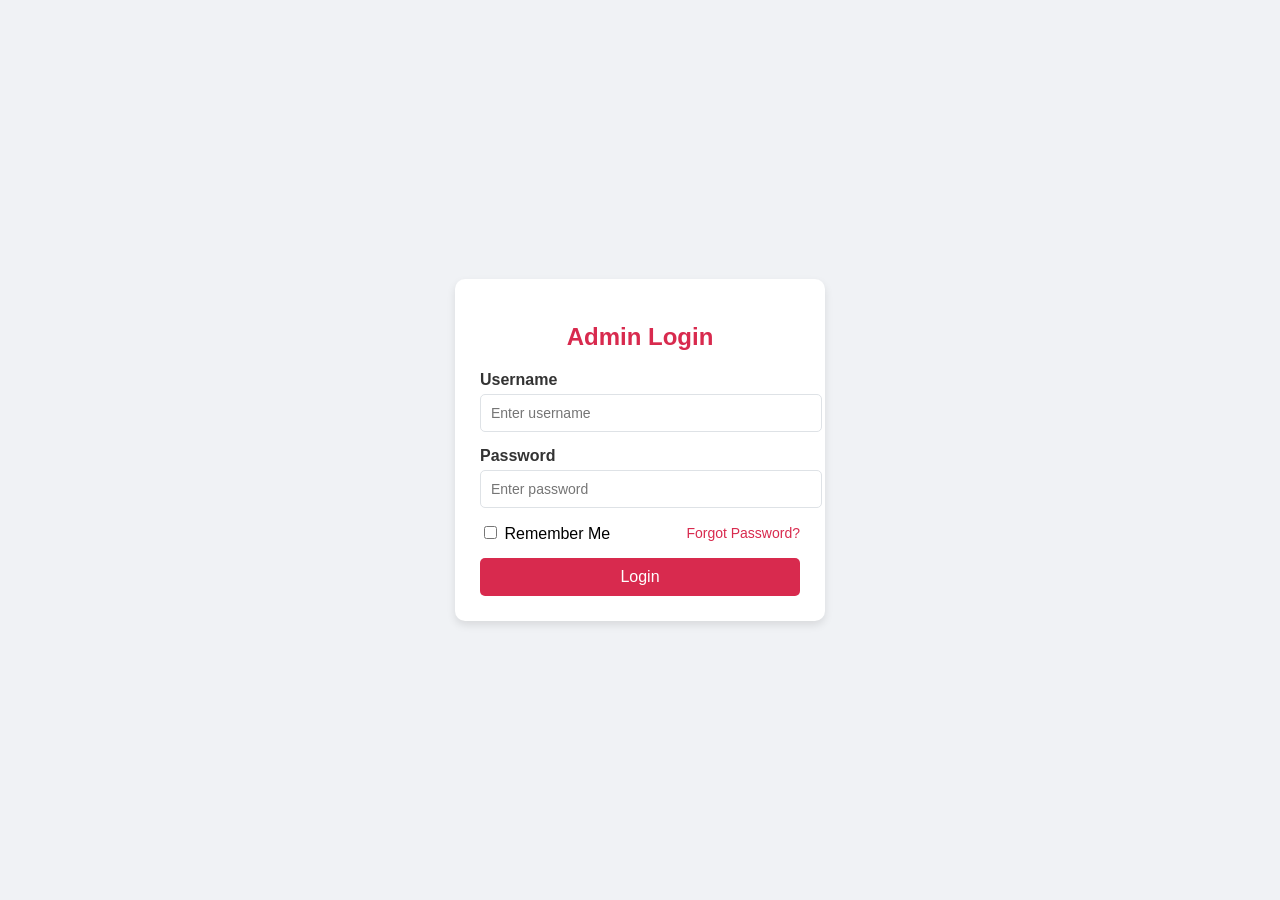
<file: templates/admin_login.html>
<!DOCTYPE html>
<html lang="en">
<head>
    <meta charset="UTF-8">
    <meta name="viewport" content="width=device-width, initial-scale=1.0">
    <title>Admin Login</title>
    <style>
        body {
            background-color: #f0f2f5;
            font-family: Arial, sans-serif;
            display: flex;
            justify-content: center;
            align-items: center;
            height: 100vh;
            margin: 0;
        }
        .login-container {
            background-color: white;
            padding: 25px;
            border-radius: 10px;
            box-shadow: 0 4px 8px rgba(0, 0, 0, 0.1);
            width: 320px;
        }
        h2 {
            text-align: center;
            color: #D82A4E; /* Primary color */
            margin-bottom: 20px;
        }
        .form-group {
            margin-bottom: 15px;
        }
        .form-group label {
            display: block;
            margin-bottom: 5px;
            font-weight: bold;
            color: #333;
        }
        .form-group input {
            width: 100%;
            padding: 10px;
            border: 1px solid #dee2e6;
            border-radius: 5px;
            font-size: 14px;
        }
        .form-group input:focus {
            border-color: #D82A4E;
            outline: none;
        }
        .options {
            display: flex;
            justify-content: space-between;
            align-items: center;
            margin-bottom: 15px;
        }
        .options a {
            color: #D82A4E;
            text-decoration: none;
            font-size: 14px;
        }
        .options a:hover {
            text-decoration: underline;
        }
        .btn {
            width: 100%;
            padding: 10px;
            background-color: #D82A4E; /* Primary color */
            color: white;
            border: none;
            border-radius: 5px;
            cursor: pointer;
            font-size: 16px;
            transition: background-color 0.3s ease;
        }
        .btn:hover {
            background-color: #b52245; /* Darker shade for hover */
        }
        .btn.loading {
            background-color: #b52245;
            cursor: not-allowed;
        }
        .btn.loading::after {
            content: "";
            display: inline-block;
            width: 16px;
            height: 16px;
            border: 2px solid #fff;
            border-radius: 50%;
            border-top-color: transparent;
            animation: spin 1s linear infinite;
            margin-left: 10px;
        }
        @keyframes spin {
            0% { transform: rotate(0deg); }
            100% { transform: rotate(360deg); }
        }
    </style>
</head>
<body>
    <div class="login-container">
        <h2>Admin Login</h2>
        <form onsubmit="handleLogin(event)">
            <div class="form-group">
                <label for="username">Username</label>
                <input type="text" id="username" placeholder="Enter username" required>
            </div>
            <div class="form-group">
                <label for="password">Password</label>
                <input type="password" id="password" placeholder="Enter password" required>
            </div>
            <div class="options">
                <label>
                    <input type="checkbox" id="remember-me"> Remember Me
                </label>
                <a href="#" id="forgot-password">Forgot Password?</a>
            </div>
            <button type="submit" class="btn" id="login-btn">Login</button>
        </form>
    </div>

    <script>
        function handleLogin(event) {
            event.preventDefault(); // Prevent form submission

            const username = document.getElementById('username').value.trim();
            const password = document.getElementById('password').value.trim();
            const loginBtn = document.getElementById('login-btn');

            // Basic validation
            if (!username || !password) {
                alert('Please fill in all fields.');
                return;
            }

            // Simulate loading
            loginBtn.classList.add('loading');
            loginBtn.disabled = true;

            // Simulate a login request (replace with actual API call)
            setTimeout(() => {
                loginBtn.classList.remove('loading');
                loginBtn.disabled = false;

                if (username === 'admin' && password === '123') {
                   
                    // Redirect to admin dashboard or another page
                    window.location.href = '/admin';
                } else {
                    alert('Invalid username or password.');
                }
            }, 20); // Simulate 2 seconds delay
        }

        // Forgot password functionality
        document.getElementById('forgot-password').addEventListener('click', (e) => {
            e.preventDefault();
            alert('Please contact the administrator to reset your password.');
        });
    </script>
</body>
</html>
</file>
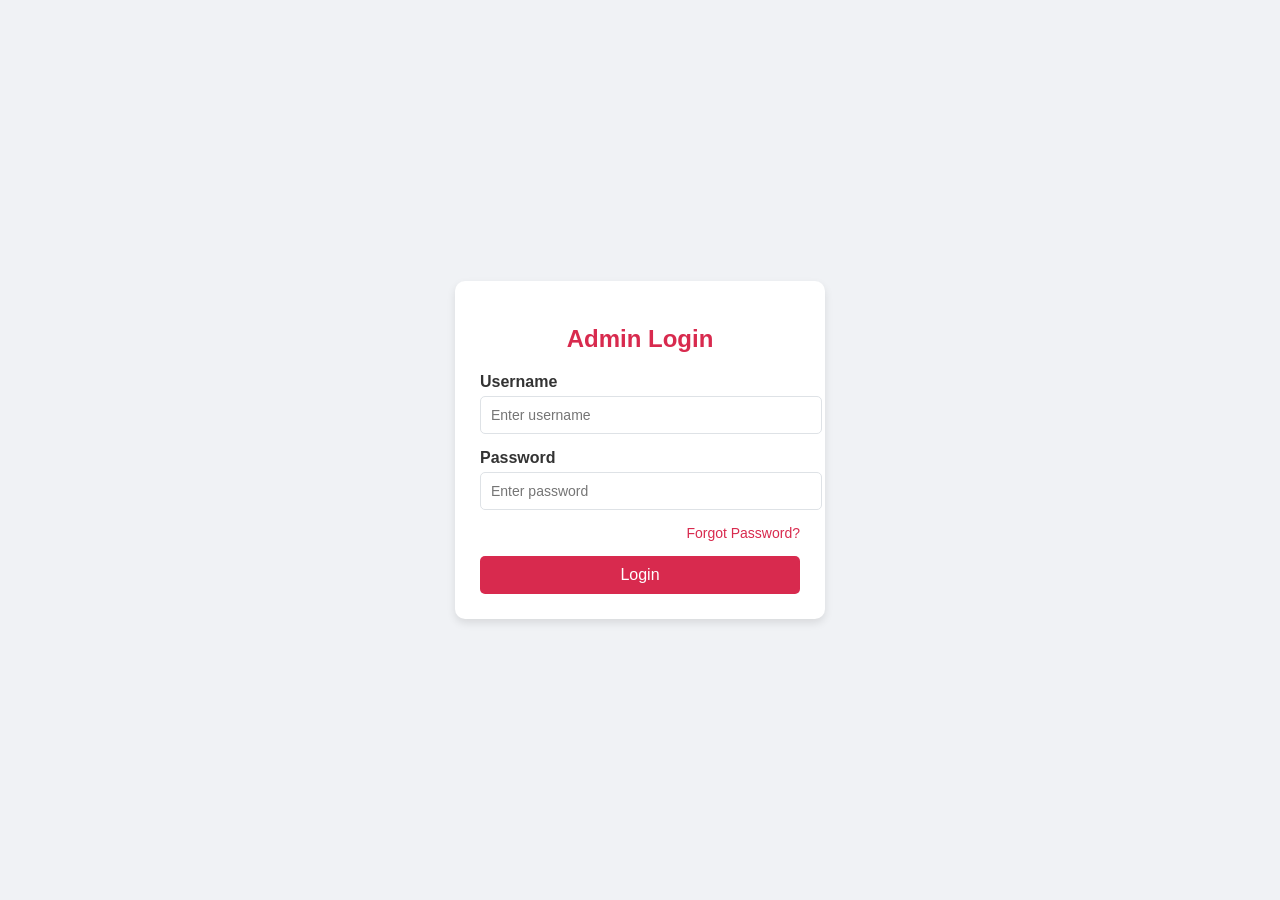
<file: templates/elements.html>
<!DOCTYPE html>
<html lang="en">
<head>
    <meta charset="UTF-8">
    <meta name="viewport" content="width=device-width, initial-scale=1.0">
    <title>Admin Login</title>
    <style>
        body {
            background-color: #f0f2f5;
            font-family: Arial, sans-serif;
            display: flex;
            justify-content: center;
            align-items: center;
            height: 100vh;
            margin: 0;
        }
        .login-container {
            background-color: white;
            padding: 25px;
            border-radius: 10px;
            box-shadow: 0 4px 8px rgba(0, 0, 0, 0.1);
            width: 320px;
        }
        h2 {
            text-align: center;
            color: #D82A4E; /* Primary color */
            margin-bottom: 20px;
        }
        .form-group {
            margin-bottom: 15px;
        }
        .form-group label {
            display: block;
            margin-bottom: 5px;
            font-weight: bold;
            color: #333;
        }
        .form-group input {
            width: 100%;
            padding: 10px;
            border: 1px solid #dee2e6;
            border-radius: 5px;
            font-size: 14px;
        }
        .form-group input:focus {
            border-color: #D82A4E;
            outline: none;
        }
        .options {
            display: flex;
            justify-content: flex-end;
            margin-bottom: 15px;
        }
        .options a {
            color: #D82A4E;
            text-decoration: none;
            font-size: 14px;
        }
        .options a:hover {
            text-decoration: underline;
        }
        .btn {
            width: 100%;
            padding: 10px;
            background-color: #D82A4E; /* Primary color */
            color: white;
            border: none;
            border-radius: 5px;
            cursor: pointer;
            font-size: 16px;
            transition: background-color 0.3s ease;
        }
        .btn:hover {
            background-color: #b52245; /* Darker shade for hover */
        }
        .btn.loading {
            background-color: #b52245;
            cursor: not-allowed;
        }
        .btn.loading::after {
            content: "";
            display: inline-block;
            width: 16px;
            height: 16px;
            border: 2px solid #fff;
            border-radius: 50%;
            border-top-color: transparent;
            animation: spin 1s linear infinite;
            margin-left: 10px;
        }
        @keyframes spin {
            0% { transform: rotate(0deg); }
            100% { transform: rotate(360deg); }
        }
    </style>
</head>
<body>
    <div class="login-container">
        <h2>Admin Login</h2>
        <form onsubmit="handleLogin(event)">
            <div class="form-group">
                <label for="username">Username</label>
                <input type="text" id="username" placeholder="Enter username" required>
            </div>
            <div class="form-group">
                <label for="password">Password</label>
                <input type="password" id="password" placeholder="Enter password" required>
            </div>
            <div class="options">
                <a href="#" id="forgot-password">Forgot Password?</a>
            </div>
            <button type="submit" class="btn" id="login-btn">Login</button>
        </form>
    </div>

    <script>
        function handleLogin(event) {
            event.preventDefault(); // Prevent form submission

            const username = document.getElementById('username').value.trim();
            const password = document.getElementById('password').value.trim();
            const loginBtn = document.getElementById('login-btn');

            // Basic validation
            if (!username || !password) {
                alert('Please fill in all fields.');
                return;
            }

            // Simulate loading
            loginBtn.classList.add('loading');
            loginBtn.disabled = true;

            // Simulate a login request (replace with actual API call)
            setTimeout(() => {
                loginBtn.classList.remove('loading');
                loginBtn.disabled = false;

                // Check credentials
                if (username === 'admin' && password === '123') {
                    // Redirect to /addlog
                    window.location.href = "/addlog";
                } else {
                    alert('Invalid username or password.');
                }
            }, 1000); // Simulate 1 second delay
        }

        // Forgot password functionality
        document.getElementById('forgot-password').addEventListener('click', (e) => {
            e.preventDefault();
            alert('Please contact the administrator to reset your password.');
        });
    </script>
</body>
</html>
</file>
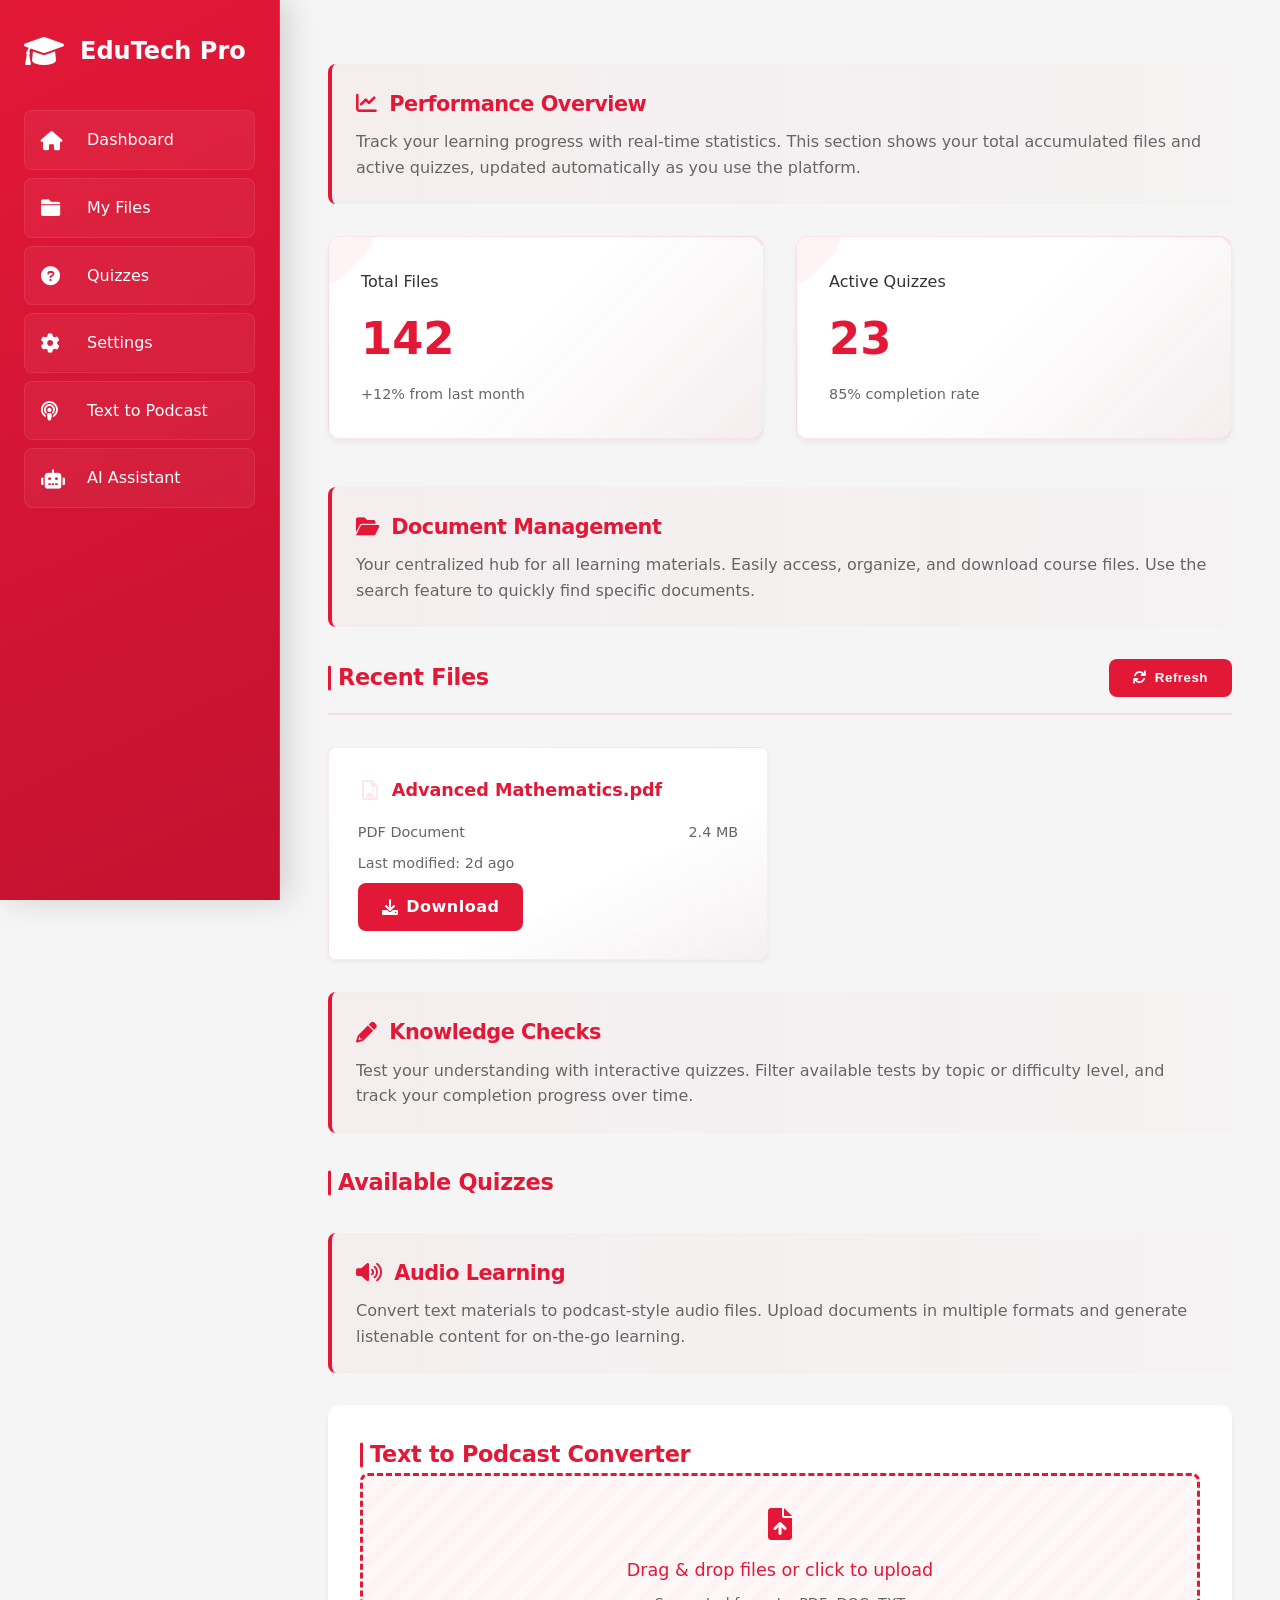
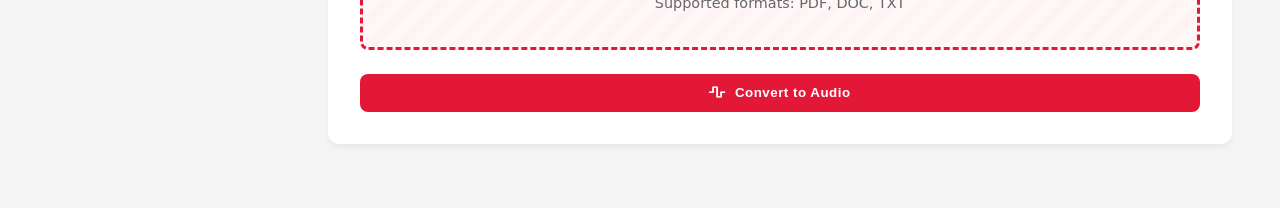
<file: templates/user.html>
<!DOCTYPE html>
<html lang="en">
<head>
    <meta charset="UTF-8">
    <meta name="viewport" content="width=device-width, initial-scale=1.0">
    <title>EduTech Pro Dashboard</title>
    <link rel="stylesheet" href="https://cdnjs.cloudflare.com/ajax/libs/font-awesome/6.0.0/css/all.min.css">
    <style>
        :root {
            --primary-red: #e31837;
            --dark-red: #c41230;
            --light-grey: #f5f5f5;
            --medium-grey: #666;
            --pure-white: #ffffff;
        }

        * {
            box-sizing: border-box;
            margin: 0;
            padding: 0;
        }

        body {
            font-family: 'Segoe UI', system-ui, -apple-system, sans-serif;
            background-color: var(--light-grey);
            color: #333;
        }

        /* Sidebar */
        .sidebar {
            width: 280px;
            background: var(--primary-red);
            position: fixed;
            height: 100vh;
            padding: 2rem 1.5rem;
            transition: transform 0.3s ease;
            z-index: 1000;
        }

        .brand {
            display: flex;
            align-items: center;
            gap: 1rem;
            margin-bottom: 2.5rem;
        }

        .brand-icon {
            font-size: 2rem;
            color: var(--pure-white);
        }

        .brand-text {
            color: var(--pure-white);
            font-size: 1.5rem;
            font-weight: 600;
        }

        .nav-item {
            display: flex;
            align-items: center;
            gap: 1rem;
            padding: 1rem;
            color: var(--pure-white);
            text-decoration: none;
            border-radius: 8px;
            transition: all 0.2s ease;
            margin-bottom: 0.5rem;
        }

        .nav-item:hover {
            background: rgba(255,255,255,0.15);
            transform: translateX(5px);
        }

        /* Main Content */
        .main-content {
            margin-left: 280px;
            padding: 2rem 3rem;
        }

        /* Stats Grid */
        .stats-grid {
            display: grid;
            grid-template-columns: repeat(auto-fit, minmax(280px, 1fr));
            gap: 1.5rem;
            margin-bottom: 3rem;
        }

        .stat-card {
            background: var(--pure-white);
            padding: 2rem;
            border-radius: 12px;
            box-shadow: 0 4px 6px rgba(0,0,0,0.05);
            border-left: 4px solid var(--primary-red);
            transition: transform 0.2s ease;
        }

        .stat-card:hover {
            transform: translateY(-3px);
        }

        .stat-value {
            font-size: 2.5rem;
            font-weight: 700;
            color: var(--primary-red);
            margin: 0.5rem 0;
        }

        /* File Section */
        .section-header {
            display: flex;
            justify-content: space-between;
            align-items: center;
            margin: 2rem 0;
        }

        .section-title {
            font-size: 1.5rem;
            color: var(--primary-red);
            font-weight: 600;
        }

        .file-grid {
            display: grid;
            grid-template-columns: repeat(auto-fill, minmax(300px, 1fr));
            gap: 1.5rem;
        }

        .file-card {
            background: var(--pure-white);
            padding: 1.5rem;
            border-radius: 8px;
            box-shadow: 0 2px 4px rgba(0,0,0,0.05);
            transition: all 0.2s ease;
            border: 1px solid #eee;
        }

        .file-card:hover {
            box-shadow: 0 4px 8px rgba(0,0,0,0.1);
            transform: translateY(-2px);
        }

        .file-meta {
            display: flex;
            justify-content: space-between;
            color: var(--medium-grey);
            font-size: 0.9rem;
            margin: 0.5rem 0;
        }

        .download-btn {
            display: inline-flex;
            align-items: center;
            gap: 0.5rem;
            background: var(--primary-red);
            color: white;
            padding: 0.5rem 1.2rem;
            border-radius: 6px;
            text-decoration: none;
            transition: background 0.2s ease;
        }

        .download-btn:hover {
            background: var(--dark-red);
        }

        /* TTS Section */
        .tts-card {
            background: var(--pure-white);
            padding: 2rem;
            border-radius: 12px;
            margin: 2rem 0;
            box-shadow: 0 4px 6px rgba(0,0,0,0.05);
        }

        .upload-label {
            display: block;
            border: 2px dashed var(--primary-red);
            padding: 2rem;
            text-align: center;
            border-radius: 8px;
            cursor: pointer;
            transition: all 0.2s ease;
            background: rgba(227,24,55,0.05);
        }

        .upload-label:hover {
            background: rgba(227,24,55,0.08);
        }

        /* Info Boxes */
        .info-box {
            background: rgba(227,24,55,0.08);
            border-left: 4px solid var(--primary-red);
            padding: 1.5rem;
            border-radius: 8px;
            margin: 2rem 0;
        }

        .info-box h3 {
            color: var(--primary-red);
            margin-bottom: 0.5rem;
            display: flex;
            align-items: center;
            gap: 0.8rem;
        }

        .info-box p {
            color: var(--medium-grey);
            line-height: 1.6;
        }

        /* Mobile Menu */
        @media (max-width: 768px) {
            .sidebar {
                transform: translateX(-100%);
            }

            .main-content {
                margin-left: 0;
                padding: 1.5rem;
            }

            .menu-icon {
                display: block !important;
            }
        }

        /*This is for loader graphics*/
                    /* Full-screen translucent overlay */
#preloader {
    position: fixed;
    width: 100%;
    height: 100%;
    background: rgba(255, 255, 255, 0.8); /* White with 80% opacity */
    display: flex;
    justify-content: center;
    align-items: center;
    z-index: 9999;
    backdrop-filter: blur(5px); /* Slight blur effect */
    transition: opacity 0.5s ease-out;
}

        /* Loader container */
        .loader {
        width: 50px; /* Width of the loader */
        aspect-ratio: 1.154; /* Maintains the hexagonal shape */
        display: grid; /* Uses CSS grid to position pseudo-elements */
        color: #000; /* Color of the loader */

        /* Background effect to create hexagon-like rotating shapes */
        background:
            linear-gradient(to bottom left, #0000 calc(50% - 1px), currentColor 0 calc(50% + 1px), #0000 0) right / 50% 100%,
            linear-gradient(to bottom right, #0000 calc(50% - 1px), currentColor 0 calc(50% + 1px), #0000 0) left / 50% 100%,
            linear-gradient(currentColor 0 0) bottom / 100% 2px;
        background-repeat: no-repeat; /* Prevent background from repeating */

        transform-origin: 50% 66%; /* Set rotation pivot */
        animation: l5 4s infinite linear; /* Apply infinite rotation */
        }

        /* Creates two additional rotating layers */
        .loader::before,
        .loader::after {
        content: ""; /* Empty content for pseudo-elements */
        grid-area: 1/1; /* Position inside the main grid */
        background: inherit; /* Inherit background properties from .loader */
        transform-origin: inherit; /* Use the same rotation pivot */
        animation: inherit; /* Inherit animation from the main loader */
        }

        /* Modify the animation speed for ::after */
        .loader::after {
        animation-duration: 2s; /* Rotate at half the speed of the main loader */
        }

        /* Animation: Rotates the loader continuously */
        @keyframes l5 {
        100% { transform: rotate(1turn); } /* Full rotation (360°) */
        }

        /* Hide loader smoothly */
        .hide {
            opacity: 0;
            visibility: hidden;
        }

/* ======= Enhanced CSS ======= */
/* Keep existing styles and add these modifications */

/* Sidebar Enhancements */
.sidebar {
    background: linear-gradient(135deg, rgba(227,24,55,1) 0%, rgba(195,18,48,1) 100%);
    box-shadow: 4px 0 15px rgba(0,0,0,0.1);
}

.nav-item i {
    font-size: 1.2em;
    width: 30px;
    transition: transform 0.2s ease;
}

.nav-item:hover i {
    transform: scale(1.1);
}

/* Stats Grid Enhancements */
.stats-grid {
    gap: 2rem;
}

.stat-card {
    position: relative;
    overflow: hidden;
    border-left: none;
    background: linear-gradient(45deg, var(--pure-white) 70%, rgba(227,24,55,0.05));
}

.stat-card::before {
    content: "";
    position: absolute;
    top: -50px;
    right: -50px;
    width: 100px;
    height: 100px;
    background: rgba(227,24,55,0.08);
    border-radius: 50%;
}

.stat-value {
    font-size: 2.8rem;
    position: relative;
    z-index: 1;
}

.stat-meta {
    color: var(--medium-grey);
    font-size: 0.9em;
    margin-top: 0.5rem;
}

/* File Card Enhancements */
.file-card {
    position: relative;
    padding: 1.8rem;
    border: none;
    transition: all 0.3s cubic-bezier(0.4, 0, 0.2, 1);
}

.file-card::before {
    content: "";
    position: absolute;
    top: 0;
    left: 0;
    right: 0;
    bottom: 0;
    background: linear-gradient(120deg, rgba(227,24,55,0.03) 0%, transparent 100%);
    pointer-events: none;
}

.file-card:hover {
    transform: translateY(-5px);
    box-shadow: 0 8px 20px rgba(0,0,0,0.08);
}

.file-card h4 {
    font-size: 1.1em;
    margin-bottom: 1rem;
    color: var(--primary-red);
    position: relative;
    padding-left: 30px;
}

.file-card h4::before {
    content: "📄";
    position: absolute;
    left: 0;
    top: -2px;
}

/* TTS Section Enhancements */
.upload-label {
    transition: all 0.3s ease;
    position: relative;
    overflow: hidden;
}

.upload-label:hover {
    border-color: var(--dark-red);
    transform: scale(1.02);
}

.upload-label::after {
    content: "";
    position: absolute;
    top: 50%;
    left: 50%;
    width: 50px;
    height: 50px;
    background: rgba(227,24,55,0.1);
    border-radius: 50%;
    transform: translate(-50%, -50%) scale(0);
    transition: transform 0.3s ease;
}

.upload-label:active::after {
    transform: translate(-50%, -50%) scale(3);
    opacity: 0;
}

/* Button Enhancements */
.download-btn {
    position: relative;
    overflow: hidden;
    border: none;
    font-weight: 600;
    letter-spacing: 0.5px;
}

.download-btn::after {
    content: "";
    position: absolute;
    top: 0;
    left: 0;
    width: 100%;
    height: 100%;
    background: rgba(255,255,255,0.1);
    transform: translateX(-100%);
    transition: transform 0.3s ease;
}

.download-btn:hover::after {
    transform: translateX(0);
}

/* Info Box Enhancements */
.info-box {
    border-left-width: 5px;
    background: rgba(227,24,55,0.05);
    backdrop-filter: blur(2px);
}

.info-box h3 {
    font-size: 1.3em;
    letter-spacing: -0.5px;
}

/* Loader Enhancements */
.loader {
    color: var(--primary-red);
    width: 60px;
}

/* Global Animations */
@keyframes subtleFloat {
    0%, 100% { transform: translateY(0); }
    50% { transform: translateY(-5px); }
}

/* Typography Enhancements */
body {
    line-height: 1.6;
}

h2.section-title {
    font-size: 1.4em;
    letter-spacing: -0.3px;
    position: relative;
    padding-left: 10px;
}

h2.section-title::before {
    content: "";
    position: absolute;
    left: 0;
    top: 50%;
    transform: translateY(-50%);
    width: 3px;
    height: 70%;
    background: var(--primary-red);
    border-radius: 2px;
}

/* Add smooth transitions */
* {
    transition: background-color 0.3s ease, 
                color 0.3s ease, 
                transform 0.3s cubic-bezier(0.4, 0, 0.2, 1);
}
/* ======= Ultra Premium Enhancements ======= */
/* Maintained all original features - pure visual upgrades */

/* Sidebar Luxury */
.sidebar {
    background: linear-gradient(155deg, 
        var(--primary-red) 0%, 
        var(--dark-red) 100%);
    box-shadow: 8px 0 30px rgba(0,0,0,0.15);
    border-right: 1px solid rgba(255,255,255,0.1);
}

.nav-item {
    position: relative;
    overflow: hidden;
    backdrop-filter: blur(4px);
    background: rgba(255,255,255,0.05);
    border: 1px solid rgba(255,255,255,0.08);
}

.nav-item:hover {
    background: rgba(255,255,255,0.12);
    box-shadow: 3px 0 15px rgba(0,0,0,0.1);
}

.nav-item::after {
    content: "";
    position: absolute;
    top: 0;
    left: -100%;
    width: 50%;
    height: 100%;
    background: linear-gradient(
        90deg,
        transparent,
        rgba(255,255,255,0.2),
        transparent
    );
    transition: left 0.6s ease;
}

.nav-item:hover::after {
    left: 100%;
}

/* Stats Card Sophistication */
.stat-card {
    border-left: none;
    background: linear-gradient(
        135deg,
        var(--pure-white) 45%,
        rgba(227,24,55,0.03)
    );
    position: relative;
    overflow: hidden;
    border: 1px solid rgba(227,24,55,0.1);
}

.stat-card::before {
    content: "";
    position: absolute;
    bottom: -20%;
    right: -10%;
    width: 60px;
    height: 60px;
    background: var(--primary-red);
    opacity: 0.08;
    border-radius: 18px;
    transform: rotate(45deg);
}

.stat-card::after {
    content: "";
    position: absolute;
    top: -20%;
    left: -10%;
    width: 80px;
    height: 80px;
    background: var(--primary-red);
    opacity: 0.05;
    border-radius: 24px;
    transform: rotate(45deg);
}

.stat-value {
    position: relative;
    z-index: 2;
    text-shadow: 0 2px 4px rgba(0,0,0,0.05);
}

/* File Card Deluxe */
.file-card {
    position: relative;
    background: linear-gradient(
        to bottom right,
        var(--pure-white) 60%,
        rgba(227,24,55,0.02)
    );
    border: 1px solid rgba(227,24,55,0.08);
    transition: all 0.4s cubic-bezier(0.23, 1, 0.32, 1);
}

.file-card:hover {
    box-shadow: 0 12px 24px -8px rgba(227,24,55,0.12);
}

.file-card h4 {
    position: relative;
    padding-left: 34px;
}

.file-card h4::before {
    content: " ";
    position: absolute;
    left: 0;
    top: 50%;
    transform: translateY(-50%);
    width: 24px;
    height: 24px;
    background: rgba(227,24,55,0.1);
    mask: url("data:image/svg+xml,%3Csvg xmlns='http://www.w3.org/2000/svg' viewBox='0 0 24 24'%3E%3Cpath fill='currentColor' d='M14 2H6c-1.11 0-2 .89-2 2v16c0 1.11.89 2 2 2h12c1.11 0 2-.89 2-2V8l-6-6m4 18H6V4h7v5h5v11m-3-8.07V19H7.05l4.95-4.95l2.04 2.05l1.41-1.41l-2.05-2.06L15 11.93Z'/%3E%3C/svg%3E");
    -webkit-mask: url("data:image/svg+xml,%3Csvg xmlns='http://www.w3.org/2000/svg' viewBox='0 0 24 24'%3E%3Cpath fill='currentColor' d='M14 2H6c-1.11 0-2 .89-2 2v16c0 1.11.89 2 2 2h12c1.11 0 2-.89 2-2V8l-6-6m4 18H6V4h7v5h5v11m-3-8.07V19H7.05l4.95-4.95l2.04 2.05l1.41-1.41l-2.05-2.06L15 11.93Z'/%3E%3C/svg%3E");
}

/* TTS Upload Elegance */
.upload-label {
    border-width: 3px;
    background: repeating-linear-gradient(
        -45deg,
        rgba(227,24,55,0.05),
        rgba(227,24,55,0.05) 10px,
        rgba(227,24,55,0.03) 10px,
        rgba(227,24,55,0.03) 20px
    );
    transition: all 0.3s ease;
}

.upload-label:hover {
    background-size: 200% 200%;
    animation: gradientFlow 8s linear infinite;
}

@keyframes gradientFlow {
    0% { background-position: 0% 50%; }
    50% { background-position: 100% 50%; }
    100% { background-position: 0% 50%; }
}

/* Button Refinement */
.download-btn {
    position: relative;
    overflow: hidden;
    padding: 0.7rem 1.5rem;
    font-weight: 600;
    border-radius: 8px;
    transition: all 0.4s cubic-bezier(0.4, 0, 0.2, 1);
}

.download-btn::before {
    content: "";
    position: absolute;
    top: 0;
    left: -100%;
    width: 100%;
    height: 100%;
    background: linear-gradient(
        120deg,
        transparent,
        rgba(255,255,255,0.25),
        transparent
    );
    transition: left 0.6s ease;
}

.download-btn:hover::before {
    left: 100%;
}

/* Global Micro-Interactions */

* {
    transition: 
        transform 0.4s cubic-bezier(0.34, 1.56, 0.64, 1),
        box-shadow 0.4s cubic-bezier(0.34, 1.56, 0.64, 1),
        background 0.4s ease;
}

/* Section Header Glam */
.section-header {
    border-bottom: 2px solid rgba(227,24,55,0.1);
    padding-bottom: 1rem;
}

.section-title {
    position: relative;
    padding-left: 1rem;
}

.section-title::before {
    content: "";
    position: absolute;
    left: 0;
    bottom: -2px;
    width: 35px;
    height: 3px;
    background: var(--primary-red);
    border-radius: 2px;
}

/* Info Box Luxury */
.info-box {
    background: linear-gradient(
        to right,
        rgba(227,24,55,0.03) 0%,
        rgba(227,24,55,0.01) 100%
    );
    border-left: 4px solid var(--primary-red);
    backdrop-filter: blur(4px);
}

/* Enhanced File Card Hover Effects */
.file-card {
    position: relative;
    transition: all 0.4s cubic-bezier(0.23, 1, 0.32, 1);
    transform-style: preserve-3d;
    perspective: 1000px;
}

.file-card:hover {
    transform: translateY(-8px) translateZ(20px);
    box-shadow: 0 15px 30px -10px rgba(227, 24, 55, 0.2);
}

/* Gradient Overlay Effect */
.file-card::after {
    content: '';
    position: absolute;
    top: 0;
    left: 0;
    width: 100%;
    height: 100%;
    background: linear-gradient(
        45deg,
        rgba(227, 24, 55, 0.08) 0%,
        rgba(255, 255, 255, 0.1) 100%
    );
    opacity: 0;
    transition: opacity 0.3s ease;
    border-radius: 8px;
    pointer-events: none;
}

.file-card:hover::after {
    opacity: 1;
}

/* Animated Border Effect */
.file-card::before {
    content: '';
    position: absolute;
    bottom: 0;
    left: 0;
    width: 100%;
    height: 3px;
    background: var(--primary-red);
    transform: scaleX(0);
    transform-origin: right;
    transition: transform 0.4s cubic-bezier(0.34, 1.56, 0.64, 1);
}

.file-card:hover::before {
    transform: scaleX(1);
    transform-origin: left;
}

/* Content Micro-Interactions */
.file-card h4 {
    transition: transform 0.3s ease;
}

.file-card:hover h4 {
    transform: translateX(8px);
}

.file-meta {
    transition: opacity 0.3s ease;
}

.file-card:hover .file-meta {
    opacity: 0.9;
}

/* Download Button Enhancement */
.download-btn {
    position: relative;
    overflow: hidden;
    transition: all 0.3s ease;
}

.download-btn::after {
    content: '';
    position: absolute;
    top: -50%;
    right: -50%;
    bottom: -50%;
    left: -50%;
    background: linear-gradient(
        to right,
        rgba(255, 255, 255, 0) 20%,
        rgba(255, 255, 255, 0.2) 50%,
        rgba(255, 255, 255, 0) 80%
    );
    transform: rotateZ(60deg) translate(-1em, 7.5em);
    animation: buttonShine 3s infinite;
}

@keyframes buttonShine {
    100% {
        transform: rotateZ(60deg) translate(1em, -7.5em);
    }
}
  
  
  </style>
</head>
<body>
    <!-- Translucent loading screen -->
        <div id="preloader">
            <div class="loader"></div>
        </div>

    <!-- Mobile Menu Icon -->
    <div class="menu-icon" style="display: none;">☰</div>

    <!-- Sidebar -->
    <div class="sidebar">
        <div class="brand">
            <i class="fas fa-graduation-cap brand-icon"></i>
            <div class="brand-text">EduTech Pro</div>
        </div>

        <nav>
            <a href="#" class="nav-item">
                <i class="fas fa-home"></i>
                Dashboard
            </a>
            <a href="#" class="nav-item">
                <i class="fas fa-folder"></i>
                My Files
            </a>
            <a href="#" class="nav-item">
                <i class="fas fa-question-circle"></i>
                Quizzes
            </a>
            <a href="#" class="nav-item">
                <i class="fas fa-cog"></i>
                Settings
            </a>
            <a href="#" class="nav-item">
                <i class="fas fa-podcast"></i>
                Text to Podcast
            </a>
            <a href="#" class="nav-item">
                <i class="fas fa-robot"></i>
                AI Assistant
            </a>
        </nav>
    </div>

    <!-- Main Content -->
    <div class="main-content">
        <!-- Stats Section -->
        <div class="info-box">
            <h3><i class="fas fa-chart-line"></i>Performance Overview</h3>
            <p>Track your learning progress with real-time statistics. This section shows your total accumulated files and active quizzes, updated automatically as you use the platform.</p>
        </div>
        <div class="stats-grid">
            <div class="stat-card">
                <div class="stat-title">Total Files</div>
                <div class="stat-value">142</div>
                <div class="stat-meta">+12% from last month</div>
            </div>
            <div class="stat-card">
                <div class="stat-title">Active Quizzes</div>
                <div class="stat-value">23</div>
                <div class="stat-meta">85% completion rate</div>
            </div>
        </div>

        <!-- Files Section -->
        <div class="info-box">
            <h3><i class="fas fa-folder-open"></i>Document Management</h3>
            <p>Your centralized hub for all learning materials. Easily access, organize, and download course files. Use the search feature to quickly find specific documents.</p>
        </div>
        <div class="file-section">
            <div class="section-header">
                <h2 class="section-title">Recent Files</h2>
                <button class="download-btn">
                    <i class="fas fa-sync"></i>
                    Refresh
                </button>
            </div>

            <div class="file-grid">
                <div class="file-card">
                    <h4>Advanced Mathematics.pdf</h4>
                    <div class="file-meta">
                        <span>PDF Document</span>
                        <span>2.4 MB</span>
                    </div>
                    <div class="file-meta">
                        <span>Last modified: 2d ago</span>
                    </div>
                    <a href="#" class="download-btn">
                        <i class="fas fa-download"></i>
                        Download
                    </a>
                </div>
                <!-- Add more file cards -->
            </div>
        </div>

        <!-- Quizzes Section -->
        <div class="info-box">
            <h3><i class="fas fa-pencil-alt"></i>Knowledge Checks</h3>
            <p>Test your understanding with interactive quizzes. Filter available tests by topic or difficulty level, and track your completion progress over time.</p>
        </div>
        <div class="file-section">
            <h2 class="section-title">Available Quizzes</h2>
            <div class="file-grid" id="availableQuizzes">
                <!-- Add quiz cards -->
            </div>
        </div>

        <!-- TTS Section -->
        <div class="info-box">
            <h3><i class="fas fa-volume-up"></i>Audio Learning</h3>
            <p>Convert text materials to podcast-style audio files. Upload documents in multiple formats and generate listenable content for on-the-go learning.</p>
        </div>
        <div class="tts-card">
            <h2 class="section-title">Text to Podcast Converter</h2>
            <form id="uploadForm">
                <label class="upload-label">
                    <i class="fas fa-file-upload" style="font-size: 2rem; color: var(--primary-red); margin-bottom: 1rem;"></i>
                    <div style="font-size: 1.1rem; color: var(--primary-red); margin-bottom: 0.5rem;">
                        Drag & drop files or click to upload
                    </div>
                    <div style="color: var(--medium-grey); font-size: 0.9rem;">
                        Supported formats: PDF, DOC, TXT
                    </div>
                    <input type="file" id="fileInput" style="display: none;">
                </label>

                <button type="submit" class="download-btn" style="margin-top: 1.5rem; width: 100%; justify-content: center;">
                    <i class="fas fa-wave-square"></i>
                    Convert to Audio
                </button>
            </form>
        </div>
    </div>

    <script>
        // Add mobile menu toggle
        document.querySelector('.menu-icon').addEventListener('click', () => {
            document.querySelector('.sidebar').style.transform = 'translateX(0)';
        });

        // Close sidebar when clicking outside on mobile
        document.addEventListener('click', (e) => {
            if (window.innerWidth <= 768 &&
                !e.target.closest('.sidebar') &&
                !e.target.closest('.menu-icon')) {
                document.querySelector('.sidebar').style.transform = 'translateX(-100%)';
            }
        });
        // this is for loader graphics
        document.addEventListener("DOMContentLoaded", function() {
        document.getElementById("preloader").style.display = "flex";  
    });

    window.onload = function() {
        setTimeout(() => {
            document.getElementById("preloader").classList.add("hide");
            setTimeout(() => {
                document.getElementById("preloader").style.display = "none"; 
            }, 500); // Smooth fade-out delay
        }, 1750); // Keep the loader visible for 1.5 seconds
    };
    </script>
</body>
</html>
</file>
